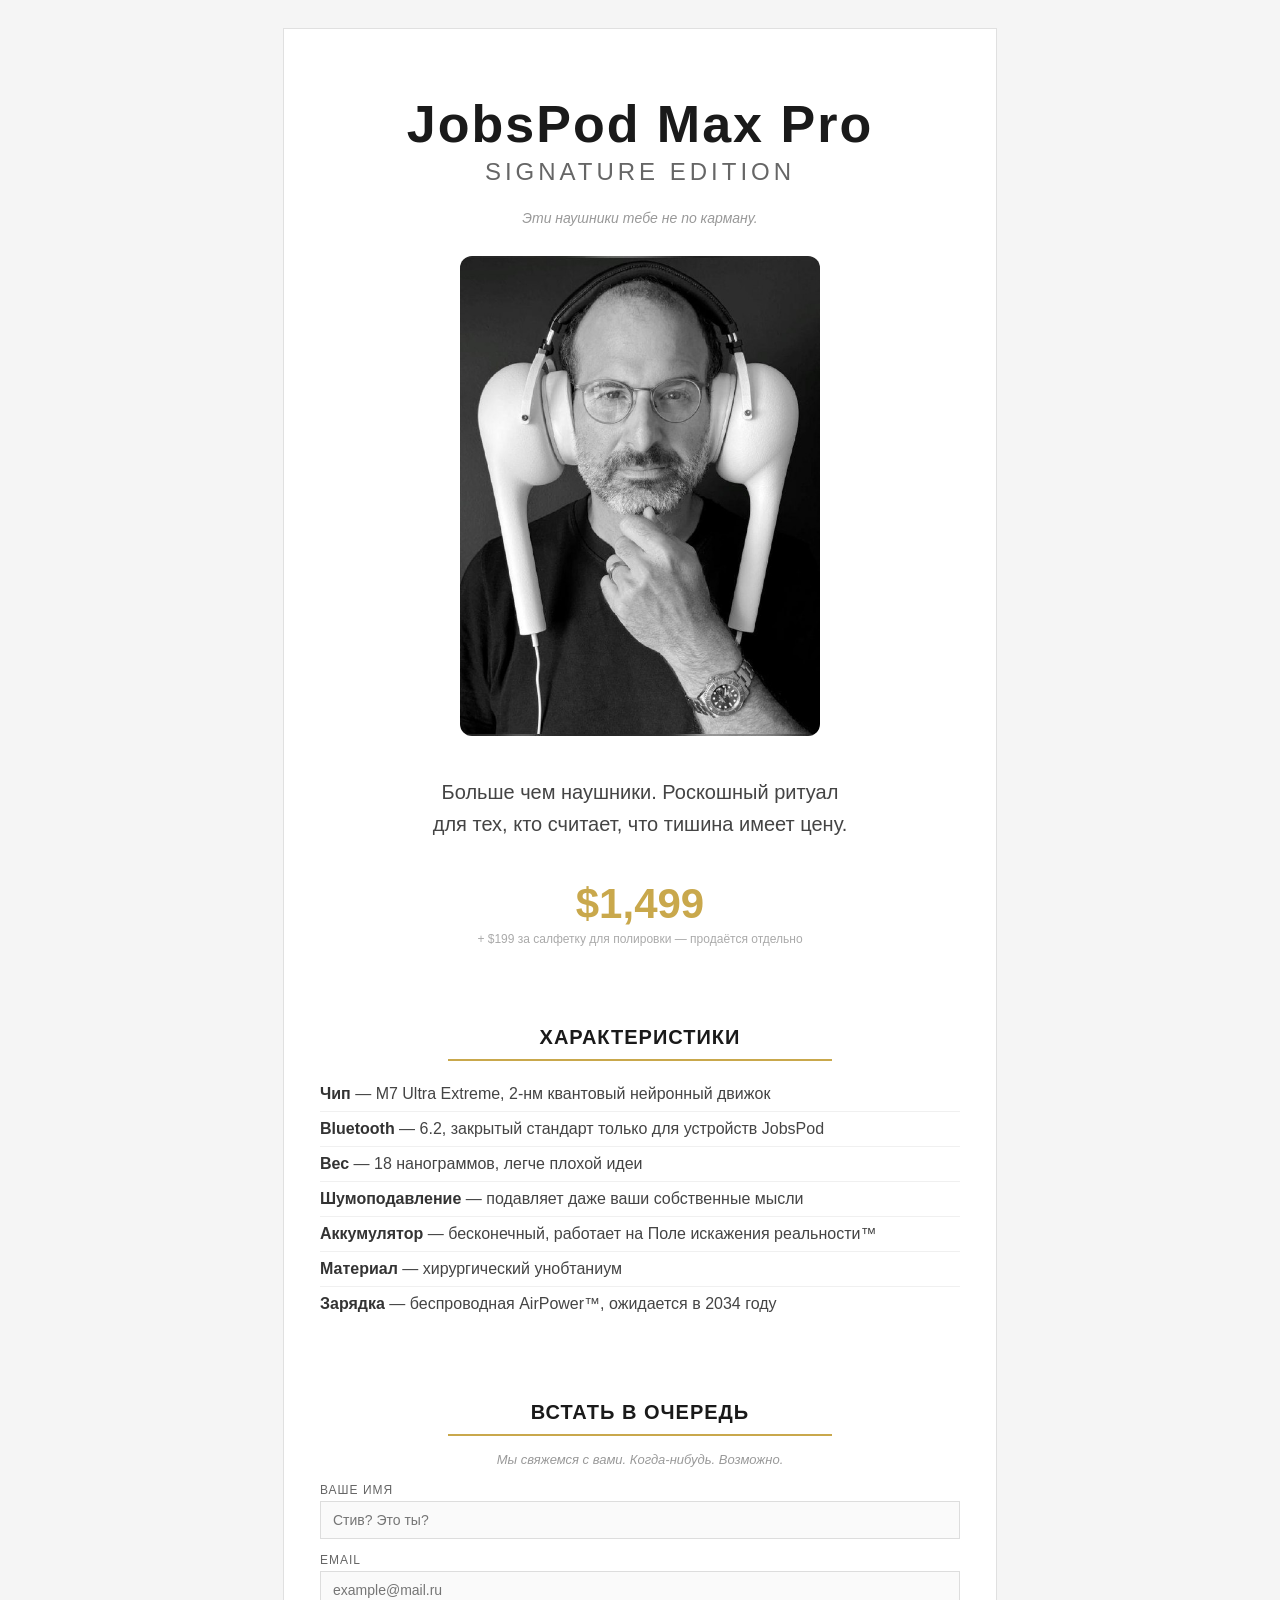
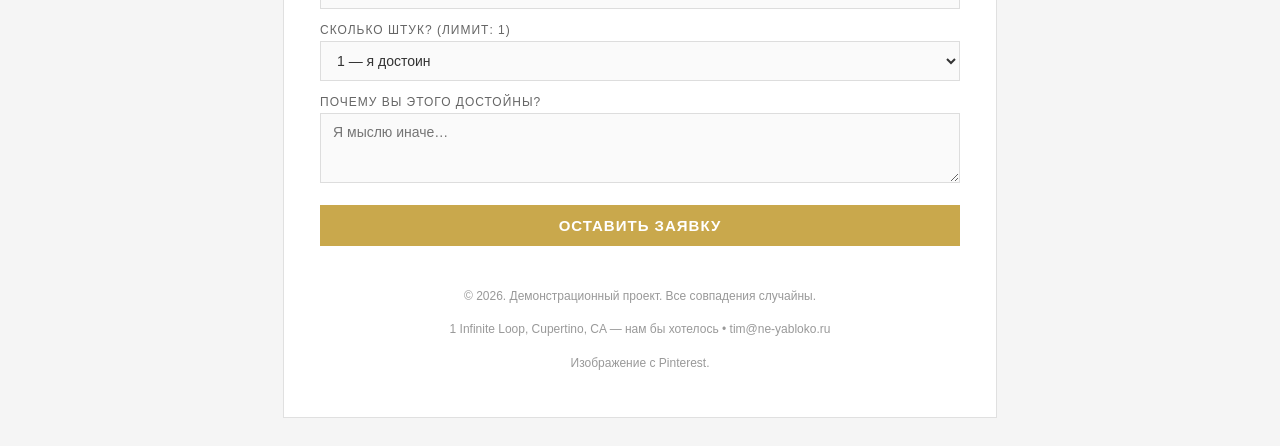
<file: index.html>
<!doctype html>
<html lang="ru">
    <head>
        <meta charset="utf-8" />
        <meta name="viewport" content="width=device-width, initial-scale=1.0" />
        <title>JobsPod Max — Pro SE Ultra Signature Edition</title>
        <link rel="stylesheet" href="styles.css" />
    </head>
    <body>
        <div class="container">
            <header>
                <h1>JobsPod Max Pro</h1>
                <p class="tagline">Signature Edition</p>
                <p class="slogan">Эти наушники тебе не по карману.</p>
            </header>

            <main>
                <section class="product">
                    <img
                        src="img/steve.jpg"
                        alt="Фото Стива Джобса в наушниках"
                        class="product-img"
                    />
                    <p class="desc">
                        Больше чем наушники. Роскошный ритуал для тех, кто
                        считает, что тишина имеет цену.
                    </p>
                    <p class="price"><strong>$1,499</strong></p>
                    <p class="price-note">
                        + $199 за салфетку для полировки — продаётся отдельно
                    </p>
                </section>

                <section class="specs">
                    <h2>Характеристики</h2>
                    <hr />
                    <ul>
                        <li>
                            <strong>Чип</strong> — M7 Ultra Extreme, 2-нм
                            квантовый нейронный движок
                        </li>
                        <li>
                            <strong>Bluetooth</strong> — 6.2, закрытый стандарт
                            только для устройств JobsPod
                        </li>
                        <li>
                            <strong>Вес</strong> — 18 нанограммов, легче плохой
                            идеи
                        </li>
                        <li>
                            <strong>Шумоподавление</strong> — подавляет даже
                            ваши собственные мысли
                        </li>
                        <li>
                            <strong>Аккумулятор</strong> — бесконечный, работает
                            на Поле искажения реальности&trade;
                        </li>
                        <li>
                            <strong>Материал</strong> — хирургический унобтаниум
                        </li>
                        <li>
                            <strong>Зарядка</strong> — беспроводная
                            AirPower&trade;, ожидается в 2034 году
                        </li>
                    </ul>
                </section>

                <section class="form-section">
                    <h2>Встать в очередь</h2>
                    <hr />
                    <p class="form-note">
                        Мы свяжемся с вами. Когда-нибудь. Возможно.
                    </p>
                    <form class="order-form" action="https://example.com/order" method="POST">
                        <label for="name">Ваше имя</label>
                        <input
                            type="text"
                            id="name"
                            name="name"
                            placeholder="Стив? Это ты?"
                            required
                        />

                        <label for="email">Email</label>
                        <input
                            type="email"
                            id="email"
                            name="email"
                            placeholder="example@mail.ru"
                            required
                        />

                        <label for="quantity">Сколько штук? (Лимит: 1)</label>
                        <select id="quantity" name="quantity">
                            <option value="1">1 — я достоин</option>
                            <option value="0">0 — просто смотрю, спасибо
                            </option>
                        </select>

                        <label for="reason">Почему вы этого достойны?</label>
                        <textarea
                            id="reason"
                            name="reason"
                            rows="3"
                            placeholder="Я мыслю иначе…"
                        ></textarea>

                        <button type="submit">Оставить заявку</button>
                    </form>
                </section>
            </main>

            <footer>
                <p>
                    &copy; 2026. Демонстрационный проект. Все совпадения
                    случайны.
                </p>
                <p>
                    1 Infinite Loop, Cupertino, CA — нам бы хотелось &bull;
                    <a href="mailto:tim@ne-yabloko.ru">tim@ne-yabloko.ru</a>
                </p>
                <p>
                    Изображение с
                    <a href="https://pinterest.com" target="_blank">Pinterest</a
                    >.
                </p>
            </footer>
        </div>
    </body>
</html>
</file>
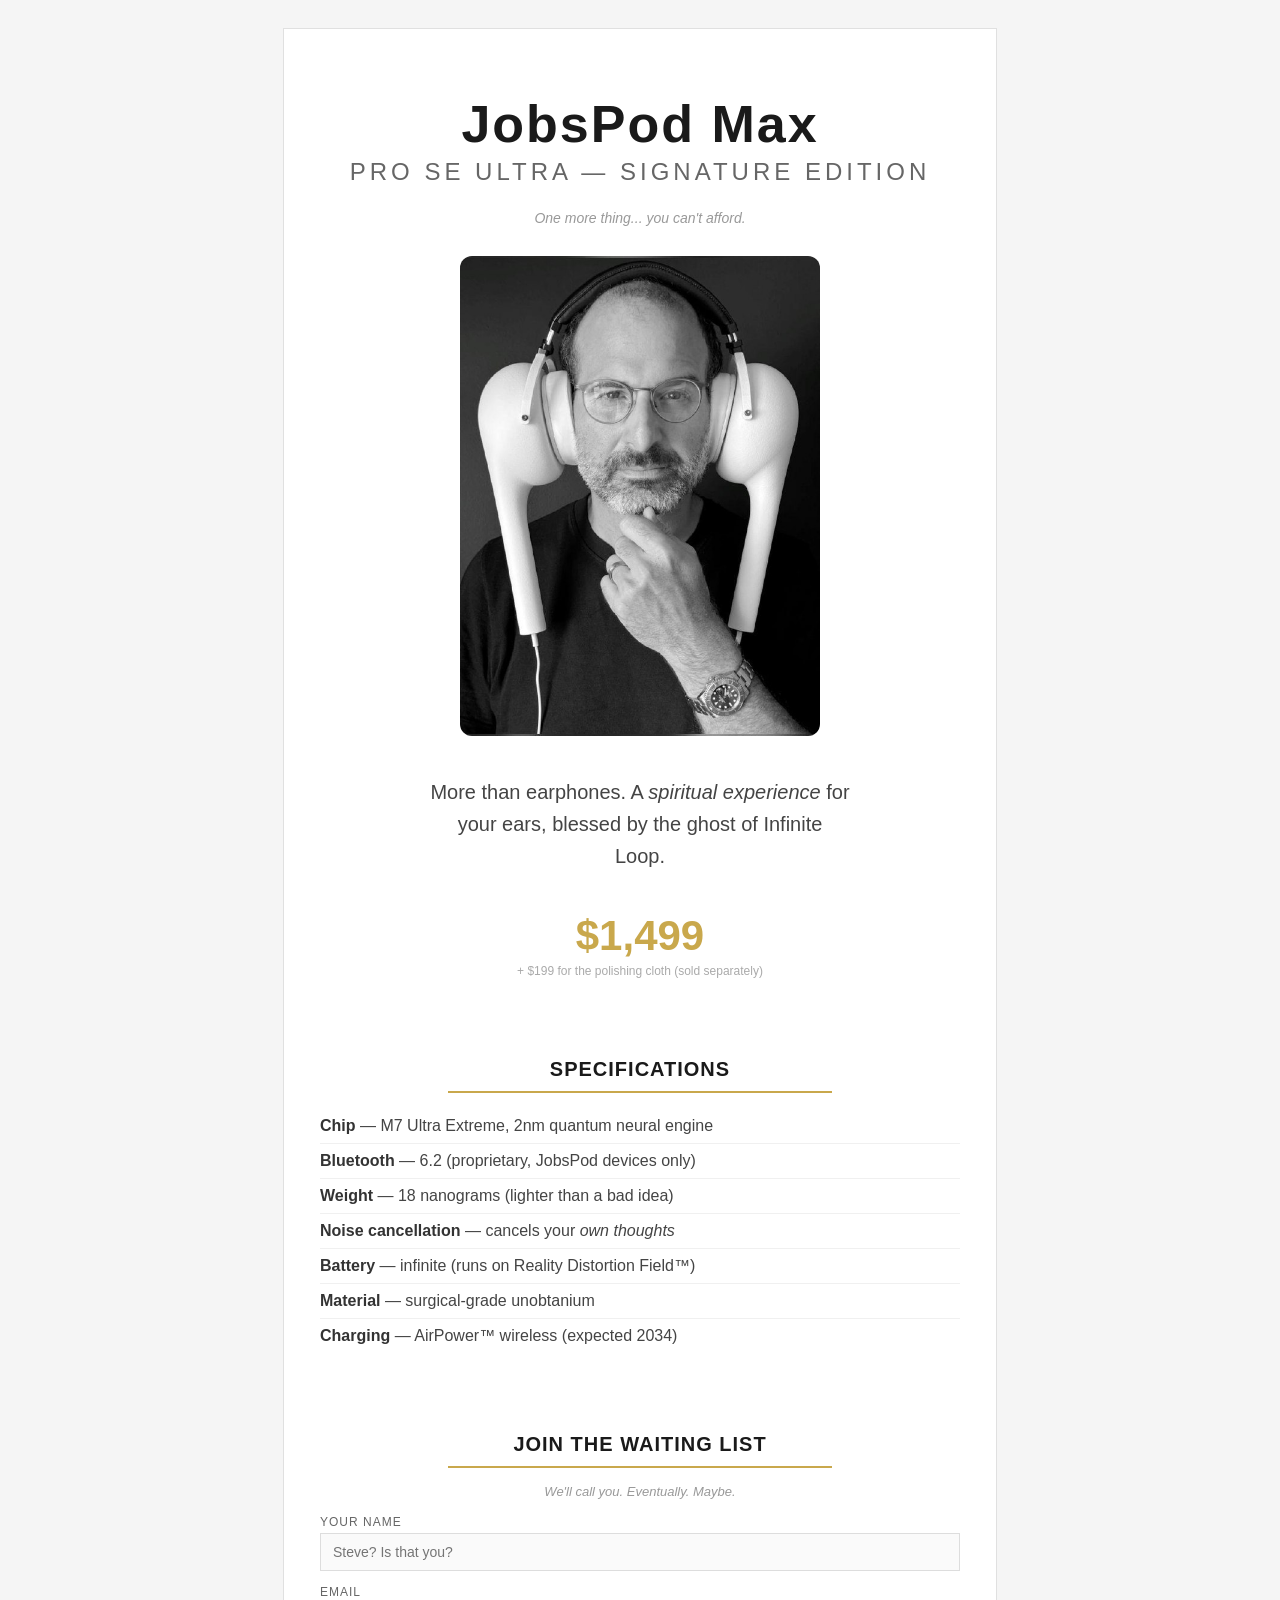
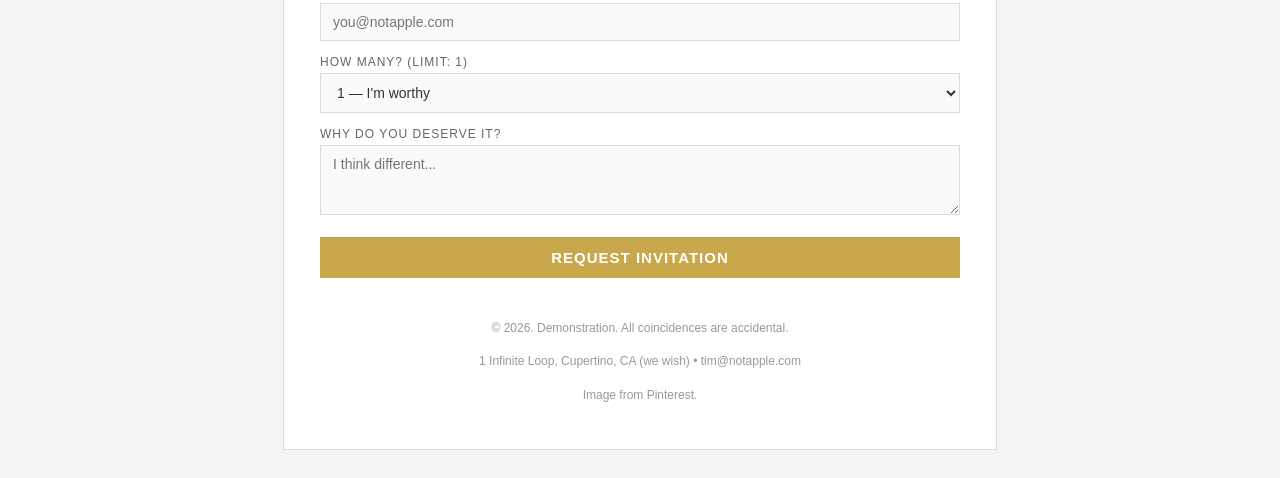
<file: index-en.html>
<!doctype html>
<html lang="en">
    <head>
        <meta charset="utf-8" />
        <meta name="viewport" content="width=device-width, initial-scale=1.0" />
        <title>JobsPod Max Pro SE Ultra — Signature Edition</title>
        <link rel="stylesheet" href="styles.css" />
    </head>
    <body>
        <div class="container">
            <header>
                <h1>JobsPod Max</h1>
                <p class="tagline">Pro SE Ultra — Signature Edition</p>
                <p class="slogan">One more thing... you can't afford.</p>
            </header>

            <main>
                <section class="product">
                    <img
                        src="img/steve.jpg"
                        alt="A visionary in a black turtleneck — the spirit of innovation"
                        class="product-img"
                    />
                    <p class="desc">
                        More than earphones. A <em>spiritual experience</em> for
                        your ears, blessed by the ghost of Infinite Loop.
                    </p>
                    <p class="price"><strong>$1,499</strong></p>
                    <p class="price-note">
                        + $199 for the polishing cloth (sold separately)
                    </p>
                </section>

                <section class="specs">
                    <h2>Specifications</h2>
                    <hr />
                    <ul>
                        <li>
                            <strong>Chip</strong> — M7 Ultra Extreme, 2nm
                            quantum neural engine
                        </li>
                        <li>
                            <strong>Bluetooth</strong> — 6.2 (proprietary,
                            JobsPod devices only)
                        </li>
                        <li>
                            <strong>Weight</strong> — 18 nanograms (lighter than
                            a bad idea)
                        </li>
                        <li>
                            <strong>Noise cancellation</strong> — cancels your
                            <em>own thoughts</em>
                        </li>
                        <li>
                            <strong>Battery</strong> — infinite (runs on Reality
                            Distortion Field&trade;)
                        </li>
                        <li>
                            <strong>Material</strong> — surgical-grade
                            unobtanium
                        </li>
                        <li>
                            <strong>Charging</strong> — AirPower&trade; wireless
                            (expected 2034)
                        </li>
                    </ul>
                </section>

                <section class="form-section">
                    <h2>Join the waiting list</h2>
                    <hr />
                    <p class="form-note">We'll call you. Eventually. Maybe.</p>
                    <form
                        class="order-form"
                        action="https://example.com/order"
                        method="POST"
                    >
                        <label for="name">Your name</label>
                        <input
                            type="text"
                            id="name"
                            name="name"
                            placeholder="Steve? Is that you?"
                            required
                        />

                        <label for="email">Email</label>
                        <input
                            type="email"
                            id="email"
                            name="email"
                            placeholder="you@notapple.com"
                            required
                        />

                        <label for="quantity">How many? (limit: 1)</label>
                        <select id="quantity" name="quantity">
                            <option value="1">1 — I'm worthy</option>
                            <option value="0">0 — just browsing, thanks</option>
                        </select>

                        <label for="reason">Why do you deserve it?</label>
                        <textarea
                            id="reason"
                            name="reason"
                            rows="3"
                            placeholder="I think different..."
                        ></textarea>

                        <button type="submit">Request invitation</button>
                    </form>
                </section>
            </main>

            <footer>
                <p>
                    &copy; 2026. Demonstration. All coincidences are accidental.
                </p>
                <p>
                    1 Infinite Loop, Cupertino, CA (we wish) &bull;
                    <a href="mailto:tim@notapple.com">tim@notapple.com</a>
                </p>
                <p>
                    Image from
                    <a href="https://pinterest.com" target="_blank">Pinterest</a
                    >.
                </p>
            </footer>
        </div>
    </body>
</html>
</file>
<file: styles.css>
body {
    background-color: #f5f5f5;
    font-family:
        -apple-system, BlinkMacSystemFont, "Helvetica Neue", sans-serif;
    color: #333;
    padding: 20px;
}

.container {
    background-color: #fff;
    width: 86%;
    max-width: 640px;
    margin: 0 auto;
    padding: 30px 36px;
    border: 1px solid #e0e0e0;
}

/* Header */
h1 {
    text-align: center;
    font-size: 52px;
    font-weight: 700;
    color: #1a1a1a;
    letter-spacing: 2px;
    margin-bottom: 0;
}

.tagline {
    text-align: center;
    font-size: 24px;
    color: #666;
    letter-spacing: 4px;
    text-transform: uppercase;
    margin-top: 4px;
}

.slogan {
    text-align: center;
    font-style: italic;
    color: #999;
    margin-top: 8px;
    font-size: 14px;
}

/* Product */
.product-img {
    display: block;
    width: 360px;
    margin: 30px auto 20px;
    border-radius: 12px;
}

.desc {
    text-align: center;
    line-height: 1.6;
    color: #444;
    font-size: 20px;
    max-width: 420px;
    margin: 40px auto 40px;
}

.price {
    text-align: center;
    font-size: 42px;
    color: #1a1a1a;
    margin: 8px 0 0;
}

.price-note {
    text-align: center;
    font-size: 12px;
    color: #aaa;
    margin-top: 4px;
}

/* Gold accent */
.price strong {
    color: #c9a84c;
}

/* Specs */
h2 {
    text-align: center;
    font-size: 20px;
    font-weight: 600;
    color: #1a1a1a;
    letter-spacing: 1px;
    text-transform: uppercase;
    margin-top: 80px;
    margin-bottom: 10px;
}
hr {
    border: none; /* сброс встроенных стилей браузера */
    border-top: 2px solid #c9a84c;
    width: 60%;
    margin: 0 auto 16px;
}

.specs ul {
    list-style: none;
    padding: 0;
    margin: 16px 0 0;
}

.specs li {
    padding: 8px 0;
    border-bottom: 1px solid #f0f0f0;
    font-size: 16px;
    color: #444;
}

.specs li:last-child {
    border-bottom: none;
}

.specs strong {
    color: #333;
    font-weight: 600;
}

/* Form */
.form-note {
    text-align: center;
    font-size: 13px;
    color: #999;
    font-style: italic;
    margin-top: 0;
}

.order-form {
    margin-top: 16px;
}

.order-form label {
    display: block;
    font-size: 12px;
    color: #666;
    text-transform: uppercase;
    letter-spacing: 1px;
    margin-bottom: 4px;
    margin-top: 14px;
}

.order-form input,
.order-form select,
.order-form textarea {
    width: 100%;
    box-sizing: border-box;
    background-color: #fafafa;
    border: 1px solid #ddd;
    color: #333;
    padding: 10px 12px;
    font-size: 14px;
    font-family: inherit;
}

.order-form input:focus,
.order-form select:focus,
.order-form textarea:focus {
    outline: none;
    border-color: #c9a84c;
    background-color: #fff;
}

.order-form textarea {
    resize: vertical;
}

.order-form button {
    display: block;
    width: 100%;
    margin-top: 18px;
    padding: 12px;
    font-size: 15px;
    font-weight: 600;
    letter-spacing: 1px;
    text-transform: uppercase;
    color: #fff;
    background-color: #c9a84c;
    border: none;
}

.order-form button:hover {
    background-color: #b8943a;
}

/* Footer */
footer {
    margin-top: 40px;
    text-align: center;
    font-size: 12px;
    color: #999;
    line-height: 1.8;
}

footer a {
    color: #999;
    text-decoration: none;
}

footer a:hover {
    text-decoration: underline;
}
</file>
